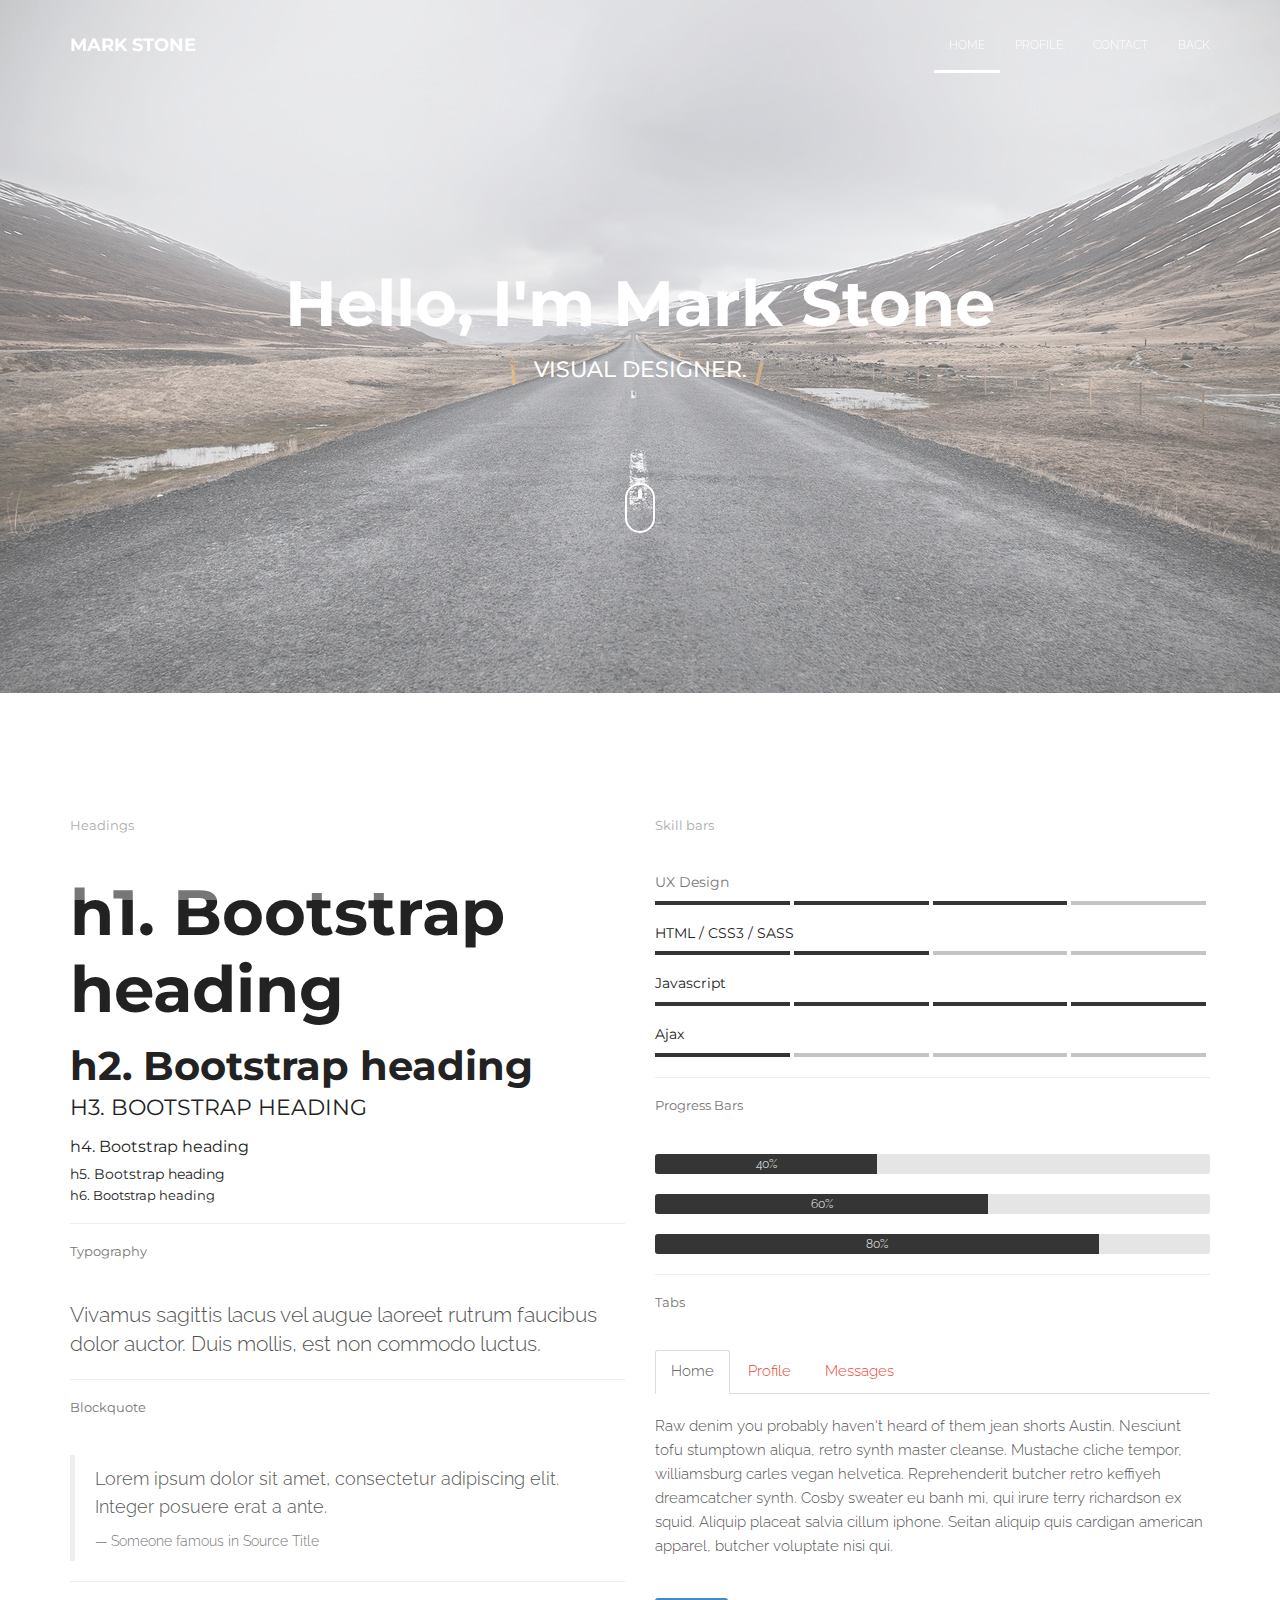
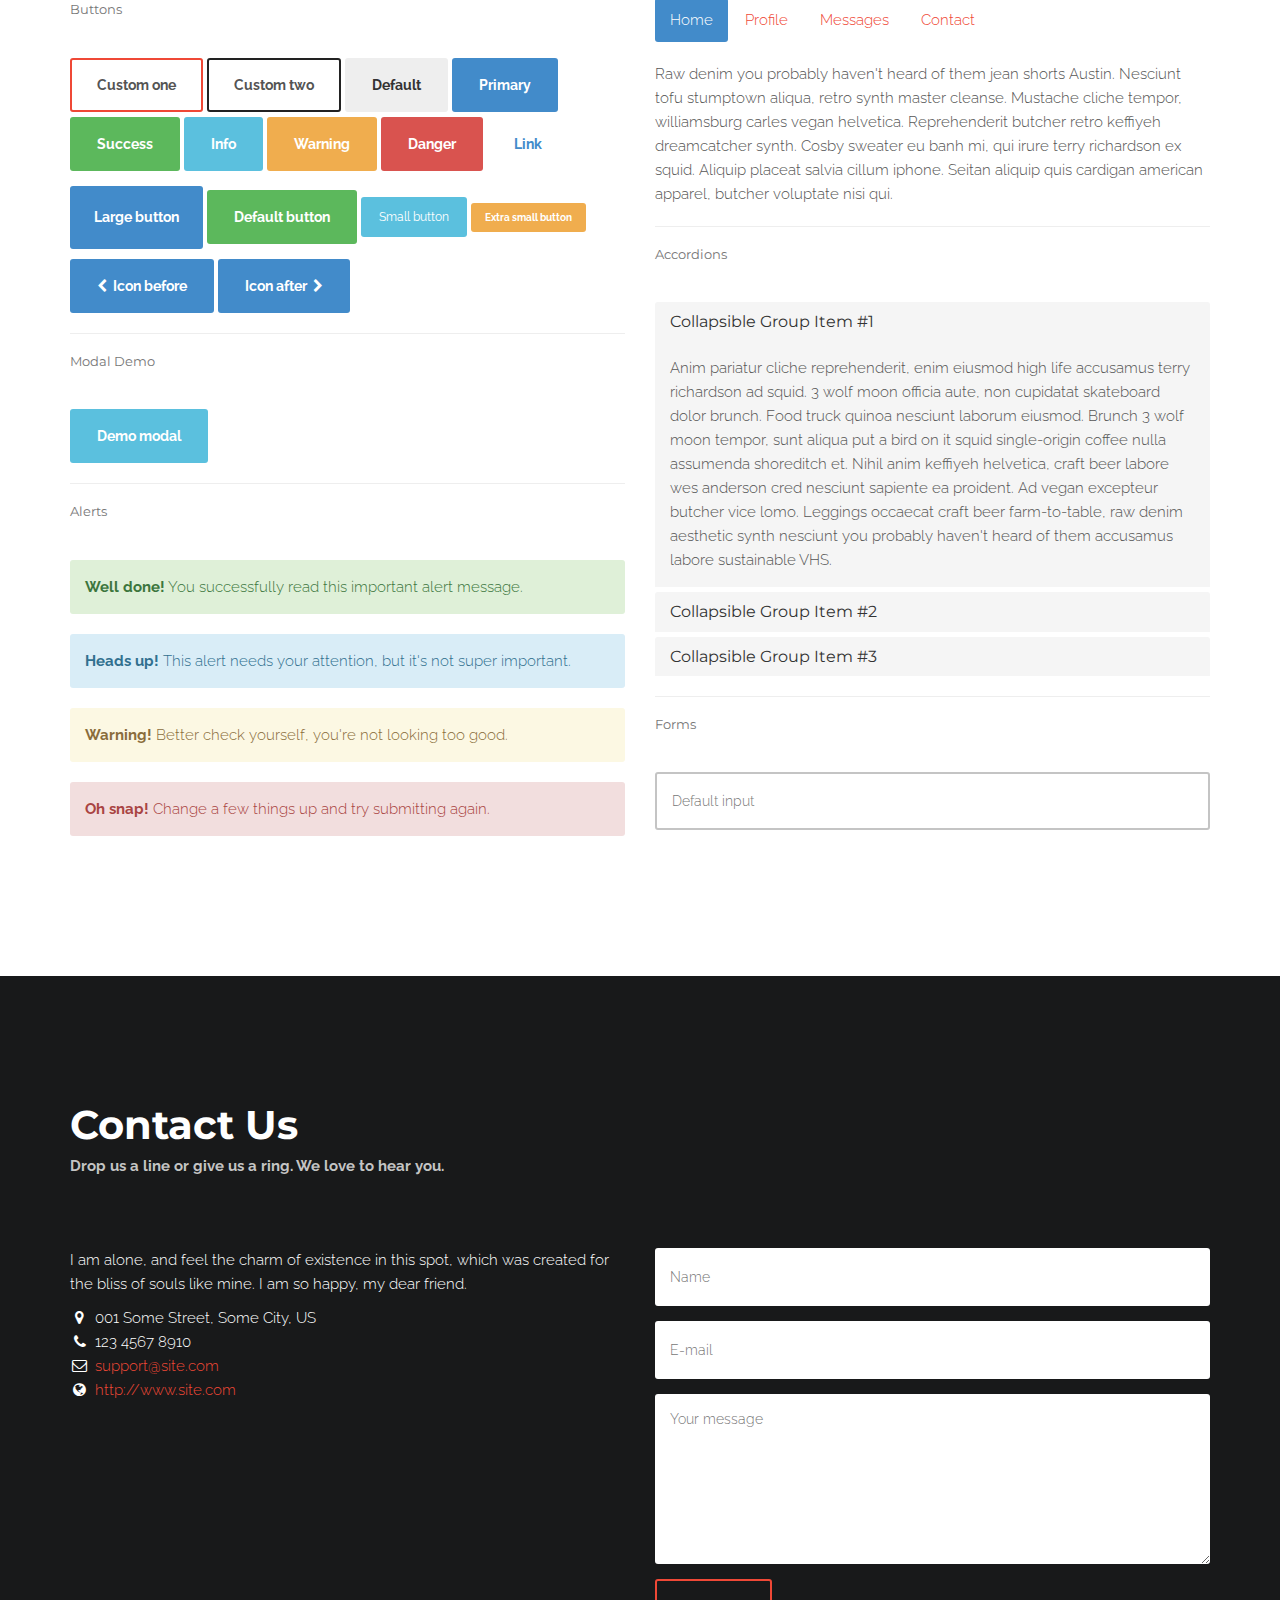
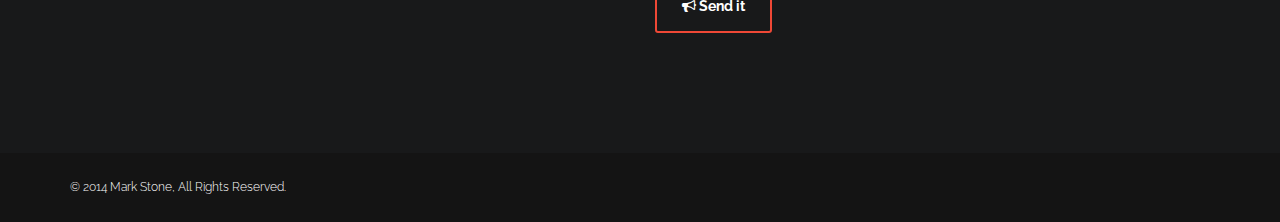
<file: components.html>
﻿<!DOCTYPE html>
<html lang="en">
<head>
	<meta charset="UTF-8">
	<meta name="viewport" content="width=device-width, initial-scale=1.0">
	<meta name="description" content="Thom Parkin.  Parahacker and Technology Specialist.  Serial Rails Developer.">
	<meta name="author" content="Thom Parkin">

	<title>Components</title>

	<!-- CSS -->
	<!-- Bootstrap core CSS -->
	<link href="assets/bootstrap/css/bootstrap.min.css" rel="stylesheet" media="screen">

	<!-- Owl Carousel -->
	<link href="assets/css/owl.theme.css" rel="stylesheet">
	<link href="assets/css/owl.carousel.css" rel="stylesheet">

	<!-- Magnific-popup lightbox -->
	<link href="assets/css/magnific-popup.css" rel="stylesheet">

	<!-- Simple text rotator -->
	<link href="assets/css/simpletextrotator.css" rel="stylesheet">

	<!-- Font Awesome CSS -->
	<link href="assets/css/font-awesome.min.css" rel="stylesheet" media="screen">

	<!-- Animate css -->
	<link href="assets/css/animate.css" rel="stylesheet">

	<!-- Custom styles CSS -->
	<link href="assets/css/style.css" rel="stylesheet" media="screen">
</head>
<body>

	<div class="wrapper">

		<!-- Preloader -->

		<div id="preloader">
			<div id="status">
				<div class="status-mes"><h4>Mark Stone</h4></div>
			</div>
		</div>

		<!-- Navigation start -->

		<nav class="navbar navbar-custom navbar-fixed-top" role="navigation">
			<div class="container">

				<!-- Brand and toggle get grouped for better mobile display -->
				<div class="navbar-header">
					<button type="button" class="navbar-toggle" data-toggle="collapse" data-target="#bs-example-navbar-collapse-1">
						<span class="sr-only">Toggle navigation</span>
						<span class="icon-bar"></span>
						<span class="icon-bar"></span>
						<span class="icon-bar"></span>
					</button>
					<a class="navbar-brand" href="#">Mark Stone</a>
				</div>

				<!-- Collect the nav links, forms, and other content for toggling -->
				<div class="collapse navbar-collapse" id="bs-example-navbar-collapse-1">
					<ul class="nav navbar-nav navbar-right">
						<li><a href="#intro">home</a></li>
						<li><a href="#components">Profile</a></li>
						<li><a href="#contact">Contact</a></li>
						<li><a href="index.html">Back</a></li>
					</ul>
				</div>

			</div>
		</nav>

		<!-- Navigation end -->

		<!-- Intro section start -->

		<section id="intro" class="section">

			<div class="container">

				<div class="row">

					<div class="col-md-12">

						<div class="hello">
							<h1>Hello, I'm Mark Stone</h1>
							<h3><span class="rotate">Visual Designer. | Front-end Developer. | C# Programmer.</span></h3>
						</div>

						<div class="mouse-icon">
							<div class="wheel"></div>
						</div>
						
					</div>

				</div><!-- .row -->

			</div><!-- .container -->

		</section>

		<!-- Intro section end -->

		<!-- Components section start -->

		<section id="components" class="section">

			<div class="container">

				<div class="row">

					<div class="col-md-6">

						<!-- Headings -->
						<h6 class="text-muted long-down">Headings</h6>
						<h1>h1. Bootstrap heading</h1>
						<h2>h2. Bootstrap heading</h2>
						<h3>h3. Bootstrap heading</h3>
						<h4>h4. Bootstrap heading</h4>
						<h5>h5. Bootstrap heading</h5>
						<h6>h6. Bootstrap heading</h6>

						<hr>
						<!-- Typography -->
						<h6 class="text-muted long-down">Typography</h6>

						<p class="lead">Vivamus sagittis lacus vel augue laoreet rutrum faucibus dolor auctor. Duis mollis, est non commodo luctus.</p>

						<hr>
						<!-- Blockquote -->

						<h6 class="text-muted long-down">Blockquote</h6>
						<blockquote>
							<p>Lorem ipsum dolor sit amet, consectetur adipiscing elit. Integer posuere erat a ante.</p>
							<footer>Someone famous in <cite title="Source Title">Source Title</cite></footer>
						</blockquote>

						<hr>

						<!-- Buttons -->

						<h6 class="text-muted long-down">Buttons</h6>

						<p class="btn-list">
							<button type="button" class="btn btn-custom-1">Custom one</button>
							<button type="button" class="btn btn-custom-2">Custom two</button>
							<button type="button" class="btn btn-default">Default</button>
							<button type="button" class="btn btn-primary">Primary</button>
							<button type="button" class="btn btn-success">Success</button>
							<button type="button" class="btn btn-info">Info</button>
							<button type="button" class="btn btn-warning">Warning</button>
							<button type="button" class="btn btn-danger">Danger</button>
							<button type="button" class="btn btn-link">Link</button>
						</p>

						<p>
							<button type="button" class="btn btn-primary btn-lg">Large button</button>
							<button type="button" class="btn btn-success">Default button</button>
							<button type="button" class="btn btn-info btn-sm">Small button</button>
							<button type="button" class="btn btn-warning btn-xs">Extra small button</button>
						</p>

						<p>
							<button type="button" class="btn btn-primary">
								<i class="icon-before fa fa-chevron-left"></i>Icon before
							</button>
							
							<button type="button" class="btn btn-primary">
								Icon after<i class="icon-after fa fa-chevron-right"></i>
							</button>
						</p>

						<hr>
						<!-- Modal Demo -->

						<h6 class="text-muted long-down">Modal Demo</h6>

						<p>
							<!-- Button trigger modal -->
							<button class="btn btn-info " data-toggle="modal" data-target="#myModal">Demo modal</button>
						</p>

						<!-- Modal -->
						<div class="modal fade" id="myModal" tabindex="-1" role="dialog" aria-labelledby="myModalLabel" aria-hidden="true">
							<div class="modal-dialog">
								<div class="modal-content">
									<div class="modal-header">
										<button type="button" class="close" data-dismiss="modal" aria-hidden="true">×</button>
										<h4 class="modal-title" id="myModalLabel">Modal title</h4>
									</div>
									<div class="modal-body">
										...
									</div>
									<div class="modal-footer">
										<button type="button" class="btn btn-default" data-dismiss="modal">Close</button>
										<button type="button" class="btn btn-primary">Save changes</button>
									</div>
								</div>
							</div>
						</div>

						<hr>

						<!-- Alerts -->

						<h6 class="text-muted long-down">Alerts</h6>

						<div class="alert alert-success">
							<strong>Well done!</strong> You successfully read this important alert message.
						</div>

						<div class="alert alert-info">
							<strong>Heads up!</strong> This alert needs your attention, but it's not super important.
						</div>

						<div class="alert alert-warning">
							<strong>Warning!</strong> Better check yourself, you're not looking too good.
						</div>

						<div class="alert alert-danger long">
							<strong>Oh snap!</strong> Change a few things up and try submitting again.
						</div>

					</div><!-- .col-md -->

					<!--  -->

					<div class="col-lg-6">

						<h6 class="text-muted long-down">Skill bars</h6>

						<h5>UX Design</h5>
						<div class="skill-bar">
							<div class="skill-rate-on"></div>
							<div class="skill-rate-on"></div>
							<div class="skill-rate-on"></div>
							<div class="skill-rate-off"></div>
						</div>

						<h5>HTML / CSS3 / SASS</h5>
						<div class="skill-bar">
							<div class="skill-rate-on"></div>
							<div class="skill-rate-on"></div>
							<div class="skill-rate-off"></div>
							<div class="skill-rate-off"></div>
						</div>

						<h5>Javascript</h5>
						<div class="skill-bar">
							<div class="skill-rate-on"></div>
							<div class="skill-rate-on"></div>
							<div class="skill-rate-on"></div>
							<div class="skill-rate-on"></div>
						</div>

						<h5>Ajax</h5>
						<div class="skill-bar">
							<div class="skill-rate-on"></div>
							<div class="skill-rate-off"></div>
							<div class="skill-rate-off"></div>
							<div class="skill-rate-off"></div>
						</div>

						<hr>

						<!-- Progress Bars -->

						<h6 class="text-muted long-down">Progress Bars</h6>

						<div class="progress">
							<div class="progress-bar" role="progressbar" aria-valuenow="40" aria-valuemin="0" aria-valuemax="100" style="width: 40%">
								40%
							</div>
						</div>

						<div class="progress">
							<div class="progress-bar" role="progressbar" aria-valuenow="60" aria-valuemin="0" aria-valuemax="100" style="width: 60%;">
								60%
							</div>
						</div>

						<div class="progress">
							<div class="progress-bar" role="progressbar" aria-valuenow="80" aria-valuemin="0" aria-valuemax="100" style="width: 80%;">
								80%
							</div>
						</div>

						<hr>

						<!-- Tabs -->

						<h6 class="text-muted long-down">Tabs</h6>

						<!-- Nav tabs -->
						<ul class="nav nav-tabs">
							<li class="active"><a href="#tab1" data-toggle="tab">Home</a></li>
							<li><a href="#tab1" data-toggle="tab">Profile</a></li>
							<li><a href="#tab2" data-toggle="tab">Messages</a></li>
						</ul>

						<!-- Tab panes -->
						<div class="tab-content long-down">

							<div class="tab-pane active" id="tab1">Raw denim you probably haven't heard of them jean shorts Austin. Nesciunt tofu stumptown aliqua, retro synth master cleanse. Mustache cliche tempor, williamsburg carles vegan helvetica. Reprehenderit butcher retro keffiyeh dreamcatcher synth. Cosby sweater eu banh mi, qui irure terry richardson ex squid. Aliquip placeat salvia cillum iphone. Seitan aliquip quis cardigan american apparel, butcher voluptate nisi qui.</div>

							<div class="tab-pane" id="tab2">Mustache cliche tempor, williamsburg carles vegan helvetica. Reprehenderit butcher retro keffiyeh dreamcatcher synth. Cosby sweater eu banh mi, qui irure terry richardson ex squid. Aliquip placeat salvia cillum iphone. Seitan aliquip quis cardigan american apparel, butcher voluptate nisi qui.</div>

							<div class="tab-pane" id="tab3">Raw denim you probably haven't heard of them jean shorts Austin. Nesciunt tofu stumptown aliqua, retro synth master cleanse. Mustache cliche tempor, williamsburg carles vegan helvetica. Reprehenderit butcher retro keffiyeh dreamcatcher synth.</div>
						</div>


						<!-- Nav tabs -->
						<ul class="nav nav-pills">
							<li class="active"><a href="#tab1" data-toggle="tab">Home</a></li>
							<li><a href="#tab11" data-toggle="tab">Profile</a></li>
							<li><a href="#tab22" data-toggle="tab">Messages</a></li>
							<li><a href="#tab33" data-toggle="tab">Contact</a></li>
						</ul>

						<!-- Tab panes -->
						<div class="tab-content long">

							<div class="tab-pane active" id="tab11">Raw denim you probably haven't heard of them jean shorts Austin. Nesciunt tofu stumptown aliqua, retro synth master cleanse. Mustache cliche tempor, williamsburg carles vegan helvetica. Reprehenderit butcher retro keffiyeh dreamcatcher synth. Cosby sweater eu banh mi, qui irure terry richardson ex squid. Aliquip placeat salvia cillum iphone. Seitan aliquip quis cardigan american apparel, butcher voluptate nisi qui.</div>

							<div class="tab-pane" id="tab22">Mustache cliche tempor, williamsburg carles vegan helvetica. Reprehenderit butcher retro keffiyeh dreamcatcher synth. Cosby sweater eu banh mi, qui irure terry richardson ex squid. Aliquip placeat salvia cillum iphone. Seitan aliquip quis cardigan american apparel, butcher voluptate nisi qui.</div>

							<div class="tab-pane" id="tab33">Raw denim you probably haven't heard of them jean shorts Austin. Nesciunt tofu stumptown aliqua, retro synth master cleanse. Mustache cliche tempor, williamsburg carles vegan helvetica. Reprehenderit butcher retro keffiyeh dreamcatcher synth.</div>
						</div>

						<hr>

						<!-- Accordions -->

						<h6 class="text-muted long-down">Accordions</h6>

						<div class="panel-group long" id="accordion">
							<div class="panel panel-default">

								<div class="panel-heading">
									<h4 class="panel-title">
										<a data-toggle="collapse" data-parent="#accordion" href="#collapseOne">
											Collapsible Group Item #1
										</a>
									</h4>
								</div>

								<div id="collapseOne" class="panel-collapse collapse in">
									<div class="panel-body">
										Anim pariatur cliche reprehenderit, enim eiusmod high life accusamus terry richardson ad squid. 3 wolf moon officia aute, non cupidatat skateboard dolor brunch. Food truck quinoa nesciunt laborum eiusmod. Brunch 3 wolf moon tempor, sunt aliqua put a bird on it squid single-origin coffee nulla assumenda shoreditch et. Nihil anim keffiyeh helvetica, craft beer labore wes anderson cred nesciunt sapiente ea proident. Ad vegan excepteur butcher vice lomo. Leggings occaecat craft beer farm-to-table, raw denim aesthetic synth nesciunt you probably haven't heard of them accusamus labore sustainable VHS.
									</div>
								</div>
							</div>

							<div class="panel panel-default">

								<div class="panel-heading">
									<h4 class="panel-title">
										<a data-toggle="collapse" data-parent="#accordion" href="#collapseTwo">
											Collapsible Group Item #2
										</a>
									</h4>
								</div>

								<div id="collapseTwo" class="panel-collapse collapse">
									<div class="panel-body">
										Anim pariatur cliche reprehenderit, enim eiusmod high life accusamus terry richardson ad squid. 3 wolf moon officia aute, non cupidatat skateboard dolor brunch. Food truck quinoa nesciunt laborum eiusmod. Brunch 3 wolf moon tempor, sunt aliqua put a bird on it squid single-origin coffee nulla assumenda shoreditch et. Nihil anim keffiyeh helvetica, craft beer labore wes anderson cred nesciunt sapiente ea proident. Ad vegan excepteur butcher vice lomo. Leggings occaecat craft beer farm-to-table, raw denim aesthetic synth nesciunt you probably haven't heard of them accusamus labore sustainable VHS.
									</div>
								</div>
							</div>

							<div class="panel panel-default">

								<div class="panel-heading">
									<h4 class="panel-title">
										<a data-toggle="collapse" data-parent="#accordion" href="#collapseThree">
											Collapsible Group Item #3
										</a>
									</h4>
								</div>

								<div id="collapseThree" class="panel-collapse collapse">
									<div class="panel-body">
										Anim pariatur cliche reprehenderit, enim eiusmod high life accusamus terry richardson ad squid. 3 wolf moon officia aute, non cupidatat skateboard dolor brunch. Food truck quinoa nesciunt laborum eiusmod. Brunch 3 wolf moon tempor, sunt aliqua put a bird on it squid single-origin coffee nulla assumenda shoreditch et. Nihil anim keffiyeh helvetica, craft beer labore wes anderson cred nesciunt sapiente ea proident. Ad vegan excepteur butcher vice lomo. Leggings occaecat craft beer farm-to-table, raw denim aesthetic synth nesciunt you probably haven't heard of them accusamus labore sustainable VHS.
									</div>
								</div>
							</div>
						</div>

						<hr>

						<!-- Forms -->

						<h6 class="text-muted long-down">Forms</h6>

						<div class="form-group">
							<input class="form-control input-lg" type="text" placeholder=".input-lg">
						</div>

						<div class="form-group">
							<input class="form-control" type="text" placeholder="Default input">
						</div>

						<div class="form-group">
							<input class="form-control input-sm" type="text" placeholder=".input-sm">
						</div>

					</div><!-- .col-md -->

				</div><!-- .row -->

			</div><!-- .container -->

		</section>

		<!-- Components section end -->

		<!-- Contact section start -->

		<section id="contact" class="section">

			<div class="container">

				<div class="row">

					<div class="col-md-12 headline">
						<h2>Contact Us</h2>
						<p>Drop us a line or give us a ring. We love to hear you.</p>
					</div>

					<div class="col-md-6">

						<p>I am alone, and feel the charm of existence in this spot, which was created for the bliss of souls like mine. I am so happy, my dear friend.</p>

						<ul class="icon-list">
							<li><i class="fa fa-fw fa-map-marker"></i>001 Some Street, Some City, US</li>
							<li><i class="fa fa-fw fa-phone"></i>123 4567 8910</li>
							<li><i class="fa fa-fw fa-envelope-o"></i><a href="mailto:">support@site.com</a></li>
							<li><i class="fa fa-fw fa-globe"></i><a href="">http://www.site.com</a></li>
						</ul>

					</div>

					<div class="col-md-6">

						<form id="contact-form" role="form">

							<div class="form-group">
								<label class="sr-only" for="c_name">Name</label>
								<input type="text" id="c_name" class="form-control" name="c_name" placeholder="Name">
							</div>

							<div class="form-group">
								<label class="sr-only" for="c_email">Email address</label>
								<input type="email" id="c_email" class="form-control" name="c_email" placeholder="E-mail">
							</div>

							<div class="form-group">
								<textarea class="form-control" id="c_message" name="c_message" rows="7" placeholder="Your message"></textarea>
							</div>

							<button type="submit" class="btn btn-custom-1"><i class="fa fa-bullhorn"></i> Send it</button>

						</form>

						<div class="ajax-response"></div>

					</div>

				</div><!-- .row -->

			</div><!-- .container -->

		</section>

		<!-- Contact section end -->

		<!-- Footer start -->

		<footer id="footer">

			<div class="container">

				<div class="row">

					<div class="col-md-12">
						<p class="copy">
							© 2014 Mark Stone, All Rights Reserved.
						</p>
					</div>

				</div><!-- .row -->

			</div><!-- .container -->

		</footer>

		<!-- Footer end -->

	</div><!-- .wrapper -->

	<!-- Javascript files -->
	<!-- jQuery -->
	<script src="assets/js/jquery-1.11.0.min.js"></script>
	<!-- Bootstrap JS -->
	<script src="assets/bootstrap/js/bootstrap.min.js"></script>
	<!-- Background slider -->
	<script src="assets/js/jquery.backstretch.min.js"></script>
	<!-- OwlCarousel -->
	<script src="assets/js/owl.carousel.min.js"></script>
	<!-- Modal for portfolio -->
	<script src="assets/js/jquery.magnific-popup.min.js"></script>
	<!-- Text rotator -->
	<script src="assets/js/jquery.simple-text-rotator.min.js"></script>
	<!-- Waypoints -->
	<script src="assets/js/jquery.waypoints.js"></script>
	<!-- CountTo  -->
	<script src="assets/js/jquery.countTo.js"></script>
	<!-- WOW - Reveal Animations When You Scroll -->
	<script src="assets/js/wow.min.js"></script>   
	<!-- Smooth scroll -->
	<script src="assets/js/smoothscroll.js"></script>
	<!-- Custom scripts -->
	<script src="assets/js/custom.js"></script>

</body>
</html>
</file>
<file: assets/css/simpletextrotator.css>
.rotating {
  display: inline-block;
  -webkit-transform-style: preserve-3d;
  -moz-transform-style: preserve-3d;
  -ms-transform-style: preserve-3d;
  -o-transform-style: preserve-3d;
  transform-style: preserve-3d;
  -webkit-transform: rotateX(0) rotateY(0) rotateZ(0);
  -moz-transform: rotateX(0) rotateY(0) rotateZ(0);
  -ms-transform: rotateX(0) rotateY(0) rotateZ(0);
  -o-transform: rotateX(0) rotateY(0) rotateZ(0);
  transform: rotateX(0) rotateY(0) rotateZ(0);
  -webkit-transition: 0.5s;
  -moz-transition: 0.5s;
  -ms-transition: 0.5s;
  -o-transition: 0.5s;
  transition: 0.5s;
  -webkit-transform-origin-x: 50%;
}

.rotating.flip {
  position: relative;
}

.rotating .front, .rotating .back {
  left: 0;
  top: 0;
  -webkit-backface-visibility: hidden;
  -moz-backface-visibility: hidden;
  -ms-backface-visibility: hidden;
  -o-backface-visibility: hidden;
  backface-visibility: hidden;
}

.rotating .front {
  position: absolute;
  display: inline-block;
  -webkit-transform: translate3d(0,0,1px);
  -moz-transform: translate3d(0,0,1px);
  -ms-transform: translate3d(0,0,1px);
  -o-transform: translate3d(0,0,1px);
  transform: translate3d(0,0,1px);
}

.rotating.flip .front {
  z-index: 1;
}

.rotating .back {
  display: block;
  opacity: 0;
}

.rotating.spin {
  -webkit-transform: rotate(360deg) scale(0);
  -moz-transform: rotate(360deg) scale(0);
  -ms-transform: rotate(360deg) scale(0);
  -o-transform: rotate(360deg) scale(0);
  transform: rotate(360deg) scale(0);
}



.rotating.flip .back {
  z-index: 2;
  display: block;
  opacity: 1;
  
  -webkit-transform: rotateY(180deg) translate3d(0,0,0);
  -moz-transform: rotateY(180deg) translate3d(0,0,0);
  -ms-transform: rotateY(180deg) translate3d(0,0,0);
  -o-transform: rotateY(180deg) translate3d(0,0,0);
  transform: rotateY(180deg) translate3d(0,0,0);
}

.rotating.flip.up .back {
  -webkit-transform: rotateX(180deg) translate3d(0,0,0);
  -moz-transform: rotateX(180deg) translate3d(0,0,0);
  -ms-transform: rotateX(180deg) translate3d(0,0,0);
  -o-transform: rotateX(180deg) translate3d(0,0,0);
  transform: rotateX(180deg) translate3d(0,0,0);
}

.rotating.flip.cube .front {
  -webkit-transform: translate3d(0,0,100px) scale(0.9,0.9);
  -moz-transform: translate3d(0,0,100px) scale(0.85,0.85);
  -ms-transform: translate3d(0,0,100px) scale(0.85,0.85);
  -o-transform: translate3d(0,0,100px) scale(0.85,0.85);
  transform: translate3d(0,0,100px) scale(0.85,0.85);
}

.rotating.flip.cube .back {
  -webkit-transform: rotateY(180deg) translate3d(0,0,100px) scale(0.9,0.9);
  -moz-transform: rotateY(180deg) translate3d(0,0,100px) scale(0.85,0.85);
  -ms-transform: rotateY(180deg) translate3d(0,0,100px) scale(0.85,0.85);
  -o-transform: rotateY(180deg) translate3d(0,0,100px) scale(0.85,0.85);
  transform: rotateY(180deg) translate3d(0,0,100px) scale(0.85,0.85);
}

.rotating.flip.cube.up .back {
  -webkit-transform: rotateX(180deg) translate3d(0,0,100px) scale(0.9,0.9);
  -moz-transform: rotateX(180deg) translate3d(0,0,100px) scale(0.85,0.85);
  -ms-transform: rotateX(180deg) translate3d(0,0,100px) scale(0.85,0.85);
  -o-transform: rotateX(180deg) translate3d(0,0,100px) scale(0.85,0.85);
  transform: rotateX(180deg) translate3d(0,0,100px) scale(0.85,0.85);
}
</file>
<file: assets/css/style.css>
/**
 * Support: web-master72@yandex.ru;
 * Author: web-master72
 * 
 *
/* ---------------------------------------------- /*
 * General styles
/* ---------------------------------------------- */

@import url(http://fonts.googleapis.com/css?family=Montserrat:400,700);
@import url(http://fonts.googleapis.com/css?family=Raleway:400,300,700);

body {
	font: 300 15px/1.6 'Raleway', serif, sans-serif;
	color: #545454;
}

img {
	max-width: 100%;
	height: auto;
}

a {
	color: #EF4836;
}

a:hover {
	color: #C4C4C4;
}

/* ---------------------------------------------- /*
 * Typography
/* ---------------------------------------------- */

h1, h2, h3, h4, h5, h6 {
	font: 400 46px/1.2 'Montserrat', serif, sans-serif;
	margin: 5px 0 5px;
	color: #222;
}

h1 {
	font-size: 64px;
	font-weight: 700;
	margin: 5px 0 15px;
}

h2 {
	font-size: 40px;
	font-weight: 700;
}

h3 {
	font-size: 22px;
	text-transform: uppercase;
	margin: 5px 0 15px;
}

h4 {
	font-size: 16px;
	margin: 5px 0 10px;
}

h5 {
	font-size: 14px;
}

h6 {
	font-size: 13px;
}

/* ---------------------------------------------- /*
 * Transition elsements
/* ---------------------------------------------- */

a,
.btn,
.navbar,
.form-control,
.portfolio-item-description {
	-webkit-transition: all 0.125s ease-in-out 0s;
	   -moz-transition: all 0.125s ease-in-out 0s;
		-ms-transition: all 0.125s ease-in-out 0s;
		 -o-transition: all 0.125s ease-in-out 0s;
			transition: all 0.125s ease-in-out 0s;
}

.portfolio-item-preview {
	-webkit-transition: all 0.3s ease-in-out 0s;
	   -moz-transition: all 0.3s ease-in-out 0s;
		-ms-transition: all 0.3s ease-in-out 0s;
		 -o-transition: all 0.3s ease-in-out 0s;
			transition: all 0.3s ease-in-out 0s;
}

/* ---------------------------------------------- /*
 * Reset box-shadow
/* ---------------------------------------------- */

.btn,
.panel,
.progress,
.form-control,
.modal-content,
.form-control:hover, 
.form-control:focus {
	-webkit-box-shadow: none;
			box-shadow: none;
}

/* ---------------------------------------------- /*
 * Reset border-radius
/* ---------------------------------------------- */

.btn,
.alert,
.avatar,
.progress,
.form-control,
.modal-content,
.panel-group .panel,
.widget-social li a {
	-webkit-border-radius: 3px;
	   -moz-border-radius: 3px;
		 -o-border-radius: 3px;
			border-radius: 3px;
}

/* ---------------------------------------------- /*
 * Inputs styles
/* ---------------------------------------------- */

.form-control {
	background: #FFF;
	border: 2px solid #C4C4C4;
	height: 58px;
	font-size: 14px;
	padding: 15px;
	color: #777;
}

.input-lg, .form-horizontal .form-group-lg .form-control {
  display: none; !important
	height: 62px;
}

.input-sm, .form-horizontal .form-group-sm .form-control {
  display: none; !important
	height: 40px;
	font-size: 12px;
}

/* ---------------------------------------------- /*
 * Custom button style
/* ---------------------------------------------- */

.btn {
	font-weight: 700;
	font-size: 14px;
	padding: 17px 27px;
	border: 0;
}

.btn:hover, .btn:focus, .btn:active, .btn.active {
	outline: inherit !important;
}

/* Button icons */

.btn .icon-before {
	margin-right: 6px;
}

.btn .icon-after {
	margin-left: 6px;
}

/* Button size */

.btn-lg, .btn-group-lg > .btn {
	padding: 22px 24px;
	font-size: 14px;
}

.btn-sm, .btn-group-sm > .btn {
	padding: 11px 18px;
	font-weight: 400;
	font-size: 12px;
}

.btn-xs, .btn-group-xs > .btn {
	padding: 7px 14px;
	font-size: 10px;
}

.btn-list .btn {
	margin-bottom: 5px;
}

/* Button types*/

.btn-default {
	background: #EEEEEE;
}

.btn-custom-1, .btn-custom-2 {
	background: transparent;
	border: 2px solid #EF4836;
	padding: 15px 25px;
}

.btn-custom-2 {
	border: 2px solid #222;
}

.btn-custom-1:hover, .btn-custom-1:focus, .btn-custom-1:active, .btn-custom-1.active {
	background: #EF4836;
	border: 2px solid #EF4836;
	color: #FFF;
}

.btn-custom-2:hover, .btn-custom-2:focus, .btn-custom-2:active, .btn-custom-2.active {
	background: #222;
	border: 2px solid #222;
	color: #FFF;
}

/* ---------------------------------------------- /*
 * Alerts style
/* ---------------------------------------------- */

.alert {
	border: 0;
}

/* ---------------------------------------------- /*
 * Skill-bars
/* ---------------------------------------------- */

.skill-bar {
	background: #C4C4C4;
	display: table;
	height: 4px;
	width: 100%;
	margin: 10px -2px 20px -2px;
}

.skill-bar .skill-rate-on {
	background: #353535;
}

.skill-rate-on, .skill-rate-off {
	display: table-cell;
	border-left: 2px solid #FFF;
	border-right: 2px solid #FFF;
}

/* ---------------------------------------------- /*
 * Progress bars
/* ---------------------------------------------- */

.progress {
	background: #E5E5E5;
	margin-top: 10px;
	margin-bottom: 20px;
}

.progress-bar {
	background: #353535;
	box-shadow: none;
}

/* ---------------------------------------------- /*
 * Tabs
/* ---------------------------------------------- */

.nav-pills, .nav-tabs {
	margin-bottom: 20px;
}

.nav-pills > li > a {
	border-radius: 3px;
}

.nav-tabs > li > a {
	border-radius: 3px 3px 0 0;
}

/* ---------------------------------------------- /*
 * Panels
/* ---------------------------------------------- */

.panel {
	border: 0;
}

.panel-body {
	background: #f5f5f5;
}

.panel-group .panel-heading + .panel-collapse > .panel-body {
	border: 0;
}

/* ---------------------------------------------- /*
 * Modal
/* ---------------------------------------------- */

.modal-content {
	border: 0;
}

/* ---------------------------------------------- /*
 * General
/* ---------------------------------------------- */

.wrapper {
	overflow: hidden;
}

.section, .callout {
	position: relative;
	padding: 120px 0;
}

.callout {
	background: #F5F5F5;
}

.headline {
	margin: 0 0 60px;
}

.headline p {
	font-weight: 700;
	color: #C4C4C4;
}

.callout-btn {
	margin-top: 10px;
}

.rotate {
	text-shadow: 0 0 0 !important;
}

.nomargin {
	margin: 0 !important;
}

.long-down {
	margin-bottom: 40px;
}

.icon-list {
	list-style: none;
	padding: 0px;
}

.icon-list > li > i {
	margin-right: 6px;
}

.new {
  margin-left: 2px;
  font-size: 73%;
  color: #44C146;
  font-weight: 300;
}

.rotate {

/* Safari */
-webkit-transform: rotate(-90deg);

/* Firefox */
-moz-transform: rotate(-90deg);

/* IE */
-ms-transform: rotate(-90deg);

/* Opera */
-o-transform: rotate(-90deg);

/* Internet Explorer */
filter: progid:DXImageTransform.Microsoft.BasicImage(rotation=3);

}

.tilt {

/* Safari */
-webkit-transform: rotate(-30deg);

/* Firefox */
-moz-transform: rotate(-30deg);

/* IE */
-ms-transform: rotate(-30deg);

/* Opera */
-o-transform: rotate(-30deg);

}

h3 > .fa {
	font-size: 24px;
	margin-right: 6px;
}

.mouse-icon {
	position: relative;
	border: 2px solid #fff;
	border-radius: 16px;
	height: 50px;
	width: 30px;
	margin: 0 auto;
	display: block;
	z-index: 10;
}

.mouse-icon .wheel {
	-webkit-animation-name: drop;
	-webkit-animation-duration: 1s;
	-webkit-animation-timing-function: linear;
	-webkit-animation-delay: 0s;
	-webkit-animation-iteration-count: infinite;
	-webkit-animation-play-state: running;
	animation-name: drop;
	animation-duration: 1s;
	animation-timing-function: linear;
	animation-delay: 0s;
	animation-iteration-count: infinite;
	animation-play-state: running;
}

.mouse-icon .wheel {
	position: relative;
	border-radius: 10px;
	background: #fff;
	width: 4px;
	height: 10px;
	top: 4px;
	margin-left: auto;
	margin-right: auto;
}

@-webkit-keyframes drop	{
	0%   { top:5px;  opacity: 0;}
	30%  { top:10px; opacity: 1;}
	100% { top:25px; opacity: 0;}
}

@keyframes drop	{
	0%   { top:5px;  opacity: 0;}
	30%  { top:10px; opacity: 1;}
	100% { top:25px; opacity: 0;}
}

/* ---------------------------------------------- /*
 * Navigation
/* ---------------------------------------------- */

.navbar {
	background: none;
	border-radius: 0;
	border: 0;
	padding: 20px 0;
	text-transform: uppercase;
	color: #FFF !important;
}

.navbar-custom .nav li a:hover, 
.navbar-custom .nav li a:focus, 
.navbar-custom .nav li.active {
	background: none;
	outline: 0;
	color: #EF4836;
}

.navbar-custom .navbar-brand {
	font: 700 18px/1.2 'Montserrat', serif, sans-serif;
	color: #FFF;
}

.navbar-custom .navbar-nav > li.active {
	border-bottom: 3px solid #FFF;
}

.navbar-custom .navbar-toggle .icon-bar {
	background: #FFF;
}

.navbar-custom .navbar-nav > li > a,
.navbar-custom .navbar-nav .dropdown-menu > li > a {
	color: #FFF;
	font-size: 12px;
}

.navbar-color,
.custom-collapse {
	background: #FFF;
	box-shadow: 0 0 4px rgba(0, 0, 0, .2);
	padding: 0;
}

.navbar-color .navbar-brand,
.custom-collapse .navbar-brand,
.navbar-color .navbar-nav > li > a,
.navbar-color .navbar-nav .dropdown-menu > li > a,
.custom-collapse .navbar-nav > li > a,
.custom-collapse .navbar-nav .dropdown-menu > li > a {
	color: #222;
}

.navbar-color .navbar-nav > li.active {
	border-bottom: 3px solid #222;
}

.custom-collapse .navbar-nav {
	text-align: left;
}

.custom-collapse .navbar-nav > li.active {
	border: 0;
}

.navbar-color .navbar-toggle .icon-bar,
.custom-collapse .navbar-toggle .icon-bar {
	background: #222;
}

/* ---------------------------------------------- /*
 * Intro
/* ---------------------------------------------- */

#intro {
	padding: 260px 0 160px 0;
	text-align: center;
	color: #FFF;
}

#intro h1, #intro h2, #intro h3, #intro h4, #intro h5, #intro h6 {
	color: #FFF;
}

.hello {
	margin: 0 0 100px;
}

/* ---------------------------------------------- /*
 * Profile-contact
/* ---------------------------------------------- */

#profile-contact {
	box-shadow: 0 0 4px rgba(0, 0, 0, .2);
	padding: 20px 0;
}

.profile-item i {
	display: block;
	line-height: 42px;
	font-size: 32px;
	color: #222;
}

.profile-widget {
	margin-bottom: 40px;
}

.widget-social {
	padding: 0;
	margin: 0;
}

.widget-social li {
	display: inline-block;
	margin-right: 5px;
}

.widget-social li a {
	background: #2e2e2e;
	text-align: center;
	display: block;
	width: 40px;
	height: 40px;
	line-height: 40px;
	font-size: 1.25em;
	color: #FFF;
}

.widget-social li a:hover {
	background: #EF4836;
}

.stat .stat-icon {
	margin-bottom: 10px;
	font-size: 32px;
	color: #222;
}

.stat .stat-icon i {
	margin-right: 10px;
}

/* ---------------------------------------------- /*
 * Service
/* ---------------------------------------------- */

.service {
	margin: 0 0 40px;
}

.service .icon {
	font-size: 32px;
	margin: 0 0 5px;
	color: #222;
}

/* ---------------------------------------------- /*
 * Resume
/* ---------------------------------------------- */

.resume-items {
	margin-bottom: 40px;
}

.resume-place {
	margin-bottom: 20px;
}

.resume-place > i,
.resume-place > h4 > i {
	color: #C4C4C4;
	font-size: 14px;
	margin-right: 5px;
}

/* ---------------------------------------------- /*
 * Clients
/* ---------------------------------------------- */

.owl-theme .owl-item {
	text-align: center;
}

.owl-theme .owl-controls .owl-page span {
	margin: 0 4px;
}

.owl-theme .owl-controls .owl-page span {
	border-radius: 0;
	width: 40px;
	height: 4px;
}

.owl-theme .owl-controls .owl-pagination {
	margin-top: 20px;
}

/* ---------------------------------------------- /*
 * Portfolio
/* ---------------------------------------------- */

.portfolio-item {
	margin-bottom: 20px;
	overflow: hidden;
}

.portfolio-item-preview {
	position: relative;
}

.portfolio-item:hover .portfolio-item-preview {
	-webkit-transform: scale(1.1) rotate(2deg);
	   -moz-transform: scale(1.3) rotate(3deg);
		-ms-transform: scale(1.3) rotate(3deg);
		 -o-transform: scale(1.3) rotate(3deg);
			transform: scale(1.2) rotate(3deg);
}

.portfolio-item:hover .portfolio-item-description {
	opacity: 1;
	bottom: 0;
}

.portfolio-item-description {
	background: rgba(255, 255, 255, .85);
	position: absolute;
	right: 0;
	bottom: -70px;
	left: 0;
	padding: 25px;
	text-align: center;
	opacity: 0;
	color: #222;
}

/* ---------------------------------------------- /*
 * Contact
/* ---------------------------------------------- */

#contact {
	background: #18191a;
	color: #FFF;
}

#contact h1, #contact h2, #contact h3, #contact h4, #contact h5, #contact h6 {
	color: #FFF;
}

#contact .form-control {
	border: 0;
}

.ajax-response {
  display: none; !important
	margin-top: 15px;
}

#footer {
	background: #141414;
	padding: 20px 0;
	color: #FFF;
}

#footer .copy {
	font-size: 12px;
	margin: 5px 0;
}

/* ---------------------------------------------- /*
 * Preloader
/* ---------------------------------------------- */

#preloader {
	background: #FFF;
	bottom: 0;
	left: 0;
	position: fixed;
	right: 0;
	top: 0;
	z-index: 9999;
}

#status, .status-mes {
	background-image: url(../images/488.GIF);
	background-position: center;
	background-repeat: no-repeat;
	height: 200px;
	left: 50%;
	margin: -100px 0 0 -100px;
	position: absolute;
	top: 50%;
	width: 200px;
}

.status-mes {
	background: none;
	left: 0;
	margin: 0;
	text-align: center;
	top: 65%; 
}

.status-mes h4 {
	color: #222;
	margin-top: 30px;
}

/* ---------------------------------------------- /*
 * Media
/* ---------------------------------------------- */

@media (max-width: 767px) {

	.wrapper {
		text-align: center;
	}

	#profile-contact .profile-item {
		margin: 0 0 20px;
	}

	#stats .stat {
		margin: 0 0 20px;
	}

}
</file>
